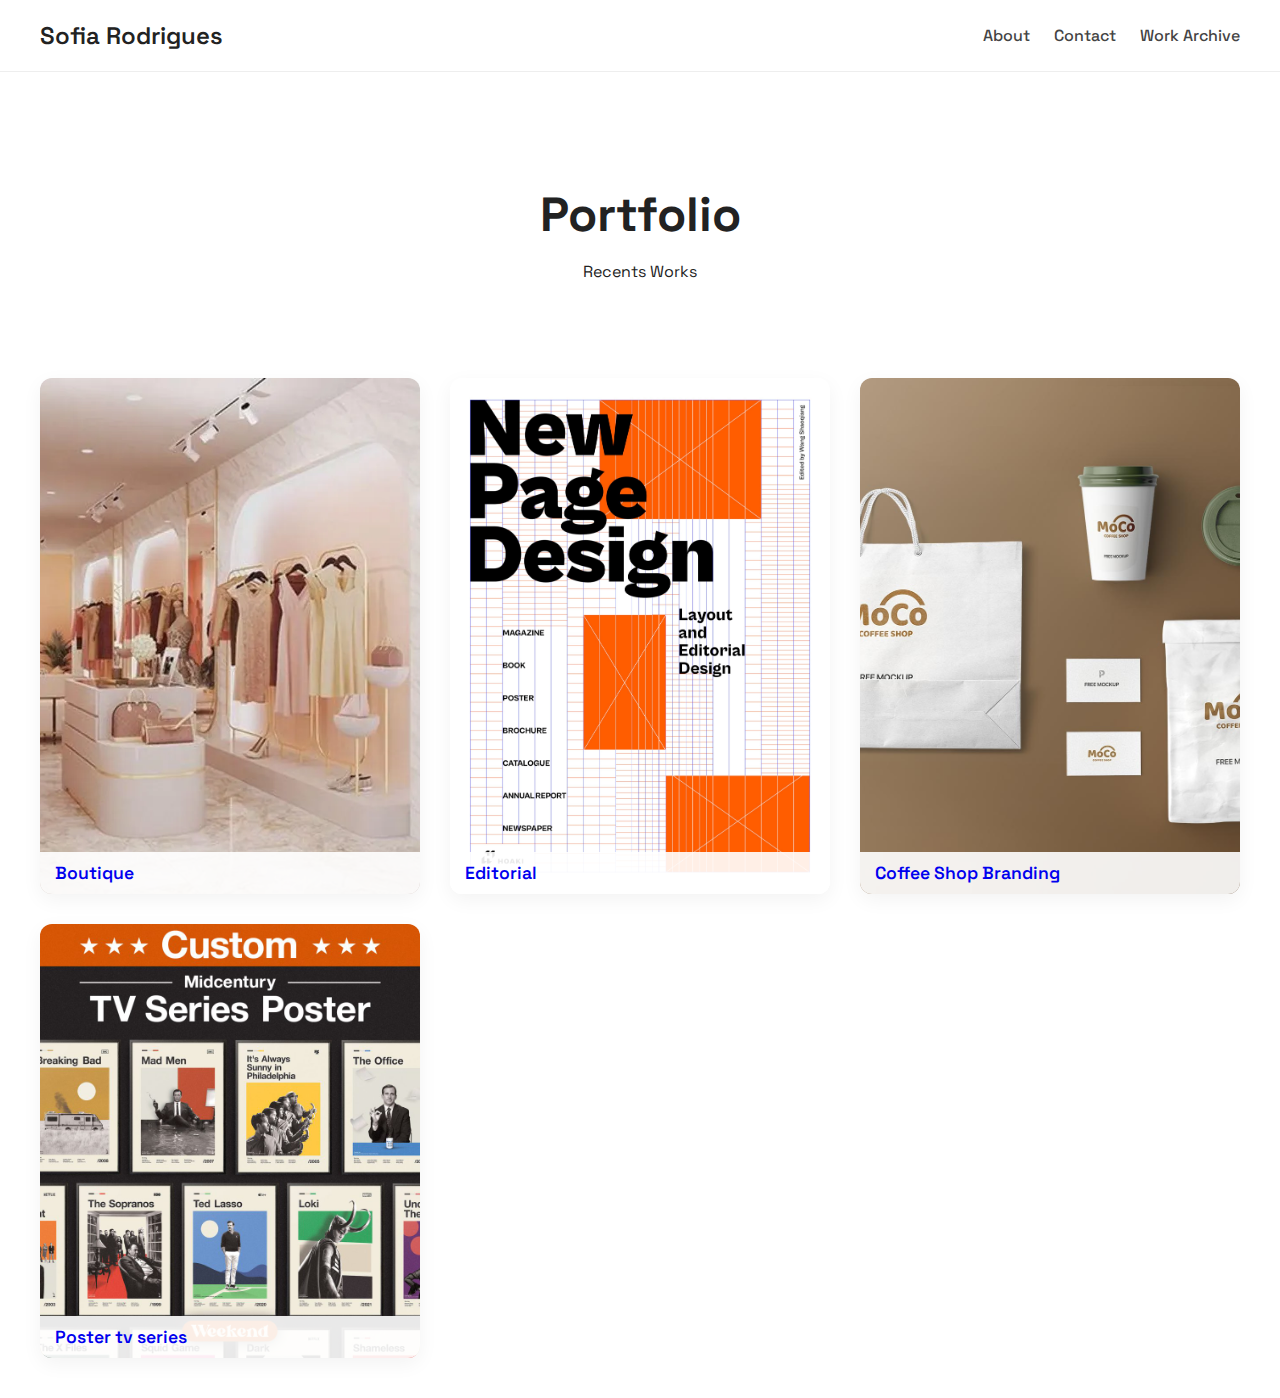
<file: index.html>
<!DOCTYPE html>
<html lang="es">
<head>
  <meta charset="UTF-8" />
  <meta name="viewport" content="width=device-width, initial-scale=1.0" />
  <title>Sofia Rodrigues</title>
  <link href="https://fonts.googleapis.com/css2?family=Space+Grotesk:wght@400;600&display=swap" rel="stylesheet" />
  <style>
    body {
      margin: 0;
      font-family: 'Space Grotesk', sans-serif;
      background: #ffffff;
      color: #222;
    }

    header {
      display: flex;
      justify-content: space-between;
      align-items: center;
      padding: 20px 40px;
      border-bottom: 1px solid #eee;
    }

    .logo {
      font-size: 1.5rem;
      font-weight: 600;
    }

    nav a {
      margin-left: 20px;
      text-decoration: none;
      color: #444;
      font-weight: 500;
    }

    .hero {
      text-align: center;
      padding: 80px 20px 40px;
    }

    .hero h1 {
      font-size: 3rem;
      margin-bottom: 10px;
    }

    .projects {
      display: grid;
      grid-template-columns: repeat(auto-fit, minmax(300px, 1fr));
      gap: 30px;
      padding: 40px;
    }

    .project {
      position: relative;
      overflow: hidden;
      border-radius: 12px;
      cursor: pointer;
      box-shadow: 0 6px 20px rgba(0,0,0,0.05);
      transition: transform 0.3s;
    }

    .project img {
      width: 100%;
      height: 100%;
      object-fit: cover;
      display: block;
      transition: transform 0.4s;
    }

    .project:hover img {
      transform: scale(1.05);
    }

    .project-title {
      position: absolute;
      bottom: 0;
      left: 0;
      right: 0;
      background: rgba(255, 255, 255, 0.9);
      padding: 10px 15px;
      font-weight: 600;
      font-size: 1.1rem;
    }

    @media (max-width: 600px) {
      .hero h1 {
        font-size: 2rem;
      }

      nav a {
        margin-left: 10px;
        font-size: 0.95rem;
      }
    }
  </style>
</head>
<body>
  <header>
    <div class="logo">Sofia Rodrigues</div>
    <nav>
      <a href="about.html">About</a>
      <a href="contact.html">Contact</a>
      <a href="archive.html">Work Archive</a>
    </nav>
  </header>

  <div class="hero">
    <h1>Portfolio</h1>
    <p>Recents Works</p>
  </div>

  <div class="projects">
    <a class="project" href="projects/project1.html">
      <img src="img/projects/boutique-de-moda.webp" alt="Proyecto 1">
      <div class="project-title">Boutique</div>
    </a>
    <a class="project" href="projects/project2.html">
      <img src="img/projects/editorial" alt="Proyecto 2">
      <div class="project-title">Editorial</div>
    </a>
    <a class="project" href="projects/project3.html">
      <img src="img/projects/Free-Coffee-Shop-Branding-Mockup-PSD.jpg" alt="Proyecto 3">
      <div class="project-title">Coffee Shop Branding</div>
    </a>
    <a class="project" href="projects/project4.html">
      <img src="img/projects/custom-tv-series-poster-896x1024.jpg" alt="Proyecto 4">
      <div class="project-title">Poster tv series</div>
    </a>
  </div>
</body>
</html>
</file>
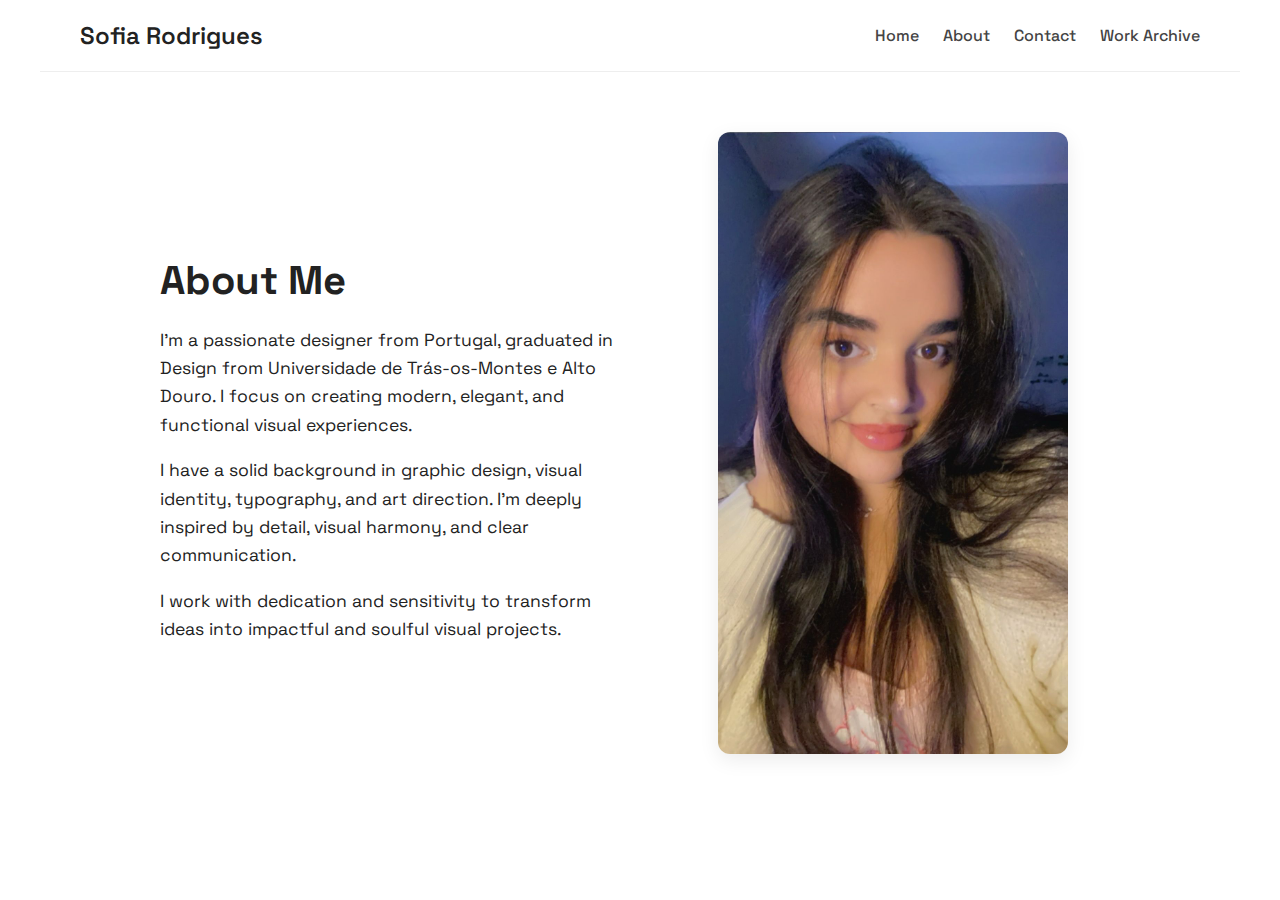
<file: about.html>
<!DOCTYPE html>
<html lang="en">
<head>
  <meta charset="UTF-8" />
  <meta name="viewport" content="width=device-width, initial-scale=1.0" />
  <title>About — Designer</title>
  <link href="https://fonts.googleapis.com/css2?family=Space+Grotesk:wght@400;600&display=swap" rel="stylesheet" />
  <style>
    * {
      box-sizing: border-box;
    }

    body {
      margin: 0;
      font-family: 'Space Grotesk', sans-serif;
      background: #ffffff;
      color: #222;
      overflow-x: hidden; /* evita desplazamiento horizontal */
    }

    header {
      display: flex;
      justify-content: space-between;
      align-items: center;
      padding: 20px 40px;
      border-bottom: 1px solid #eee;
      max-width: 1200px;
      margin: 0 auto;
    }

    .logo {
      font-size: 1.5rem;
      font-weight: 600;
    }

    nav a {
      margin-left: 20px;
      text-decoration: none;
      color: #444;
      font-weight: 500;
    }

    .about-container {
      display: flex;
      justify-content: center;
      align-items: center;
      gap: 50px;
      padding: 60px 20px;
      max-width: 1000px;
      margin: 0 auto;
      flex-wrap: wrap;
    }

    .about-text {
      flex: 1;
      min-width: 300px;
    }

    .about-text h1 {
      font-size: 2.5rem;
      margin-bottom: 20px;
    }

    .about-text p {
      font-size: 1.1rem;
      line-height: 1.6;
      margin-bottom: 15px;
    }

    .about-photo {
      flex: 1;
      min-width: 280px;
      display: flex;
      justify-content: center;
    }

    .about-photo img {
      width: 100%;
      max-width: 350px;
      border-radius: 12px;
      box-shadow: 0 6px 20px rgba(0,0,0,0.08);
    }

    @media (max-width: 768px) {
      .about-container {
        flex-direction: column;
        text-align: center;
      }

      .about-photo img {
        margin-top: 30px;
      }

      header {
        flex-direction: column;
        align-items: flex-start;
        gap: 10px;
      }

      nav {
        width: 100%;
        display: flex;
        justify-content: flex-start;
        flex-wrap: wrap;
      }

      nav a {
        margin: 5px 10px 0 0;
      }
    }
  </style>
</head>
<body>
  <header>
    <div class="logo">Sofia Rodrigues</div>
    <nav>
      <a href="index.html">Home</a>
      <a href="about.html">About</a>
      <a href="contact.html">Contact</a>
      <a href="archive.html">Work Archive</a>
    </nav>
  </header>

  <div class="about-container">
    <div class="about-text">
      <h1>About Me</h1>
      <p>I'm a passionate designer from Portugal, graduated in Design from Universidade de Trás-os-Montes e Alto Douro. I focus on creating modern, elegant, and functional visual experiences.</p>
      <p>I have a solid background in graphic design, visual identity, typography, and art direction. I'm deeply inspired by detail, visual harmony, and clear communication.</p>
      <p>I work with dedication and sensitivity to transform ideas into impactful and soulful visual projects.</p>
    </div>
    <div class="about-photo">
      <img src="img/perfil2.jpg" alt="Designer Portrait">
    </div>
  </div>
</body>
</html>
</file>
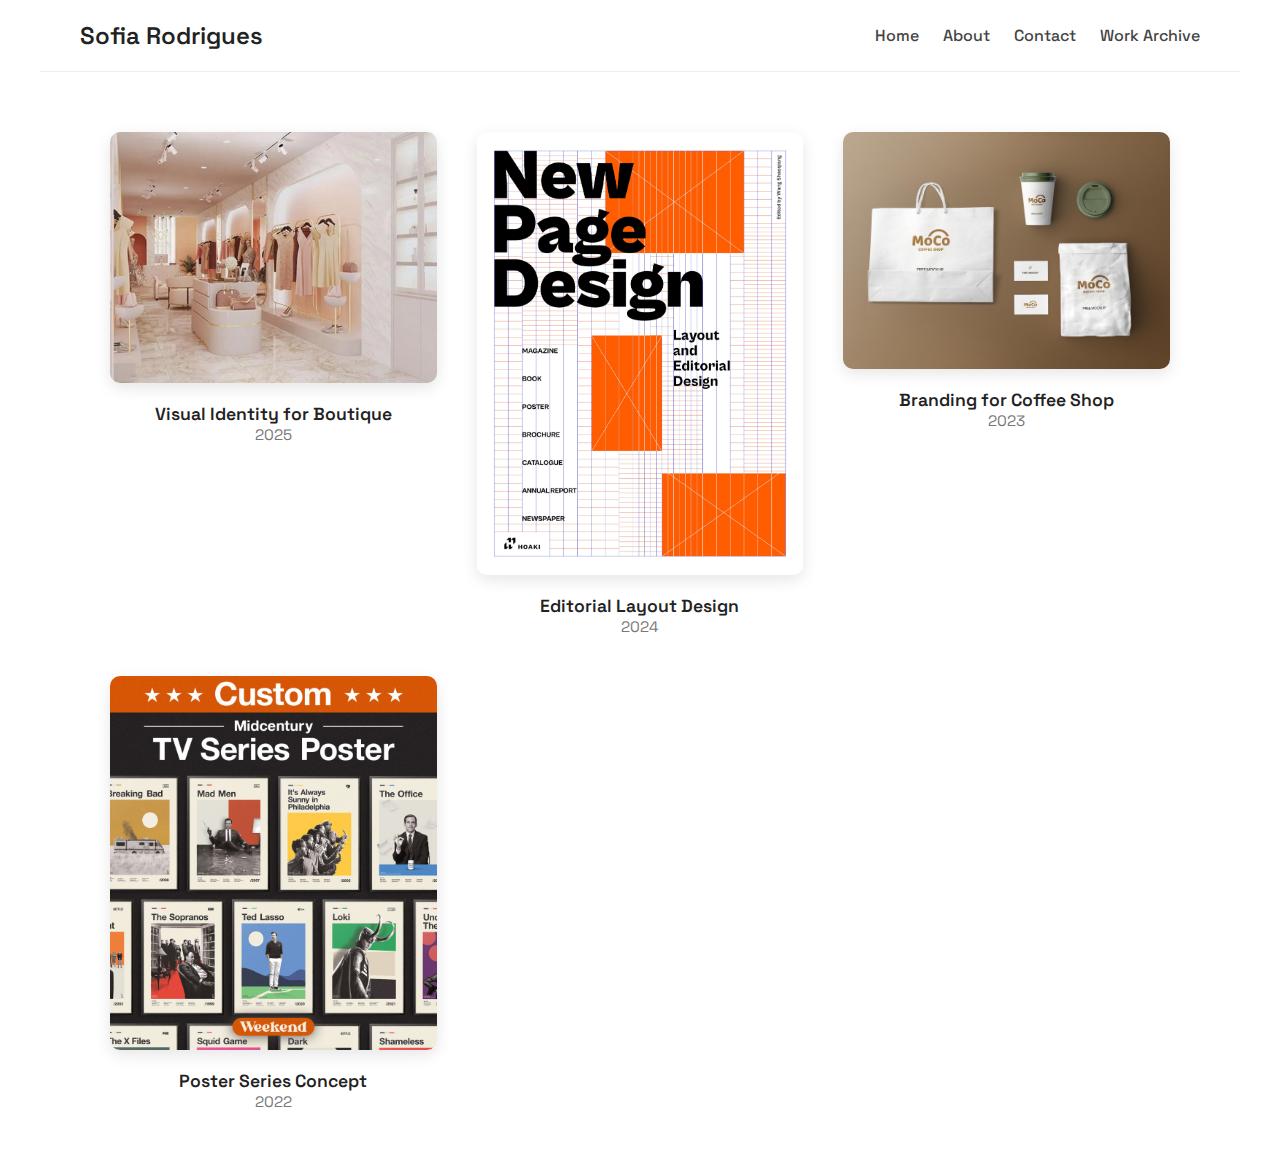
<file: archive.html>
<!DOCTYPE html>
<html lang="en">
<head>
  <meta charset="UTF-8" />
  <meta name="viewport" content="width=device-width, initial-scale=1.0" />
  <title>Work Archive — Sofia Rodrigues</title>
  <link href="https://fonts.googleapis.com/css2?family=Space+Grotesk:wght@400;600&display=swap" rel="stylesheet" />
  <style>
    * {
      box-sizing: border-box;
    }

    body {
      margin: 0;
      font-family: 'Space Grotesk', sans-serif;
      background: #ffffff;
      color: #222;
    }

    header {
      display: flex;
      justify-content: space-between;
      align-items: center;
      padding: 20px 40px;
      border-bottom: 1px solid #eee;
      max-width: 1200px;
      margin: 0 auto;
    }

    .logo {
      font-size: 1.5rem;
      font-weight: 600;
    }

    nav a {
      margin-left: 20px;
      text-decoration: none;
      color: #444;
      font-weight: 500;
    }

    .archive-container {
      max-width: 1100px;
      margin: 60px auto;
      padding: 0 20px;
      display: grid;
      grid-template-columns: repeat(auto-fit, minmax(280px, 1fr));
      gap: 40px;
    }

    .project-card {
      text-align: center;
    }

    .project-card img {
      width: 100%;
      height: auto;
      border-radius: 10px;
      box-shadow: 0 5px 15px rgba(0,0,0,0.1);
      transition: transform 0.3s ease;
    }

    .project-card img:hover {
      transform: scale(1.02);
    }

    .project-info {
      margin-top: 15px;
    }

    .project-title {
      font-size: 1.1rem;
      font-weight: 600;
    }

    .project-year {
      font-size: 0.95rem;
      color: #777;
    }

    @media (max-width: 768px) {
      header {
        flex-direction: column;
        align-items: flex-start;
        gap: 10px;
      }

      nav {
        display: flex;
        flex-wrap: wrap;
        gap: 10px;
      }
    }
  </style>
</head>
<body>
  <header>
    <div class="logo">Sofia Rodrigues</div>
    <nav>
      <a href="index.html">Home</a>
      <a href="about.html">About</a>
      <a href="contact.html">Contact</a>
      <a href="archive.html">Work Archive</a>
    </nav>
  </header>

  <div class="archive-container">
    <!-- Proyecto más reciente -->
    <div class="project-card">
      <a href="projects/project1.html">
        <img src="img/projects/boutique-de-moda.webp" alt="Project 1">
      </a>
      <div class="project-info">
        <div class="project-title">Visual Identity for Boutique</div>
        <div class="project-year">2025</div>
      </div>
    </div>

    <div class="project-card">
      <a href="project2.html">
        <img src="img/projects/editorial" alt="Project 2">
      </a>
      <div class="project-info">
        <div class="project-title">Editorial Layout Design</div>
        <div class="project-year">2024</div>
      </div>
    </div>

    <div class="project-card">
      <a href="project3.html">
        <img src="img/projects/Free-Coffee-Shop-Branding-Mockup-PSD.jpg" alt="Project 3">
      </a>
      <div class="project-info">
        <div class="project-title">Branding for Coffee Shop</div>
        <div class="project-year">2023</div>
      </div>
    </div>

    <div class="project-card">
      <a href="project4.html">
        <img src="img/projects/custom-tv-series-poster-896x1024.jpg" alt="Project 4">
      </a>
      <div class="project-info">
        <div class="project-title">Poster Series Concept</div>
        <div class="project-year">2022</div>
      </div>
    </div>
  </div>
</body>
</html>
</file>
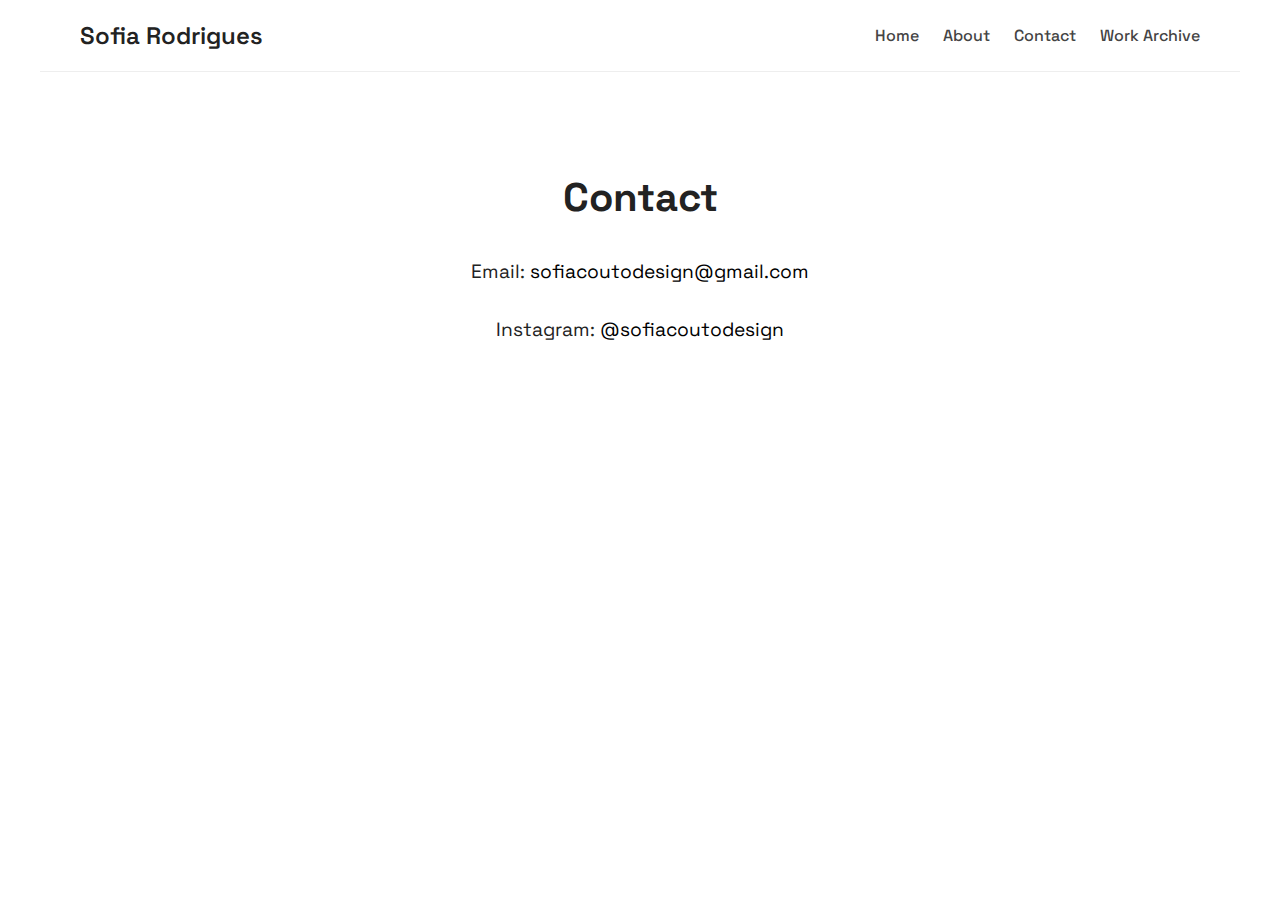
<file: contact.html>
<!DOCTYPE html>
<html lang="en">
<head>
  <meta charset="UTF-8" />
  <meta name="viewport" content="width=device-width, initial-scale=1.0" />
  <title>Contact — Sofia Rodrigues</title>
  <link href="https://fonts.googleapis.com/css2?family=Space+Grotesk:wght@400;600&display=swap" rel="stylesheet" />
  <style>
    * {
      box-sizing: border-box;
    }

    body {
      margin: 0;
      font-family: 'Space Grotesk', sans-serif;
      background: #ffffff;
      color: #222;
      overflow-x: hidden;
    }

    header {
      display: flex;
      justify-content: space-between;
      align-items: center;
      padding: 20px 40px;
      border-bottom: 1px solid #eee;
      max-width: 1200px;
      margin: 0 auto;
    }

    .logo {
      font-size: 1.5rem;
      font-weight: 600;
    }

    nav a {
      margin-left: 20px;
      text-decoration: none;
      color: #444;
      font-weight: 500;
    }

    .contact-container {
      max-width: 700px;
      margin: 100px auto;
      text-align: center;
      padding: 0 20px;
    }

    .contact-container h1 {
      font-size: 2.5rem;
      margin-bottom: 30px;
    }

    .contact-info {
      font-size: 1.2rem;
      line-height: 2;
    }

    .contact-info a {
      color: #000;
      text-decoration: none;
    }

    .contact-info a:hover {
      text-decoration: underline;
    }

    @media (max-width: 768px) {
      header {
        flex-direction: column;
        align-items: flex-start;
        gap: 10px;
      }

      nav {
        display: flex;
        flex-wrap: wrap;
        gap: 10px;
      }

      nav a {
        margin: 0;
      }
    }
  </style>
</head>
<body>
  <header>
    <div class="logo">Sofia Rodrigues</div>
    <nav>
      <a href="index.html">Home</a>
      <a href="about.html">About</a>
      <a href="contact.html">Contact</a>
      <a href="archive.html">Work Archive</a>
    </nav>
  </header>

  <div class="contact-container">
    <h1>Contact</h1>
    <div class="contact-info">
      <p>Email: <a href="mailto:sofiacoutodesign@gmail.com">sofiacoutodesign@gmail.com</a></p>
      <p>Instagram: <a href="https://www.instagram.com/sofiacoutodesign" target="_blank">@sofiacoutodesign</a></p>
    </div>
  </div>
</body>
</html>
</file>
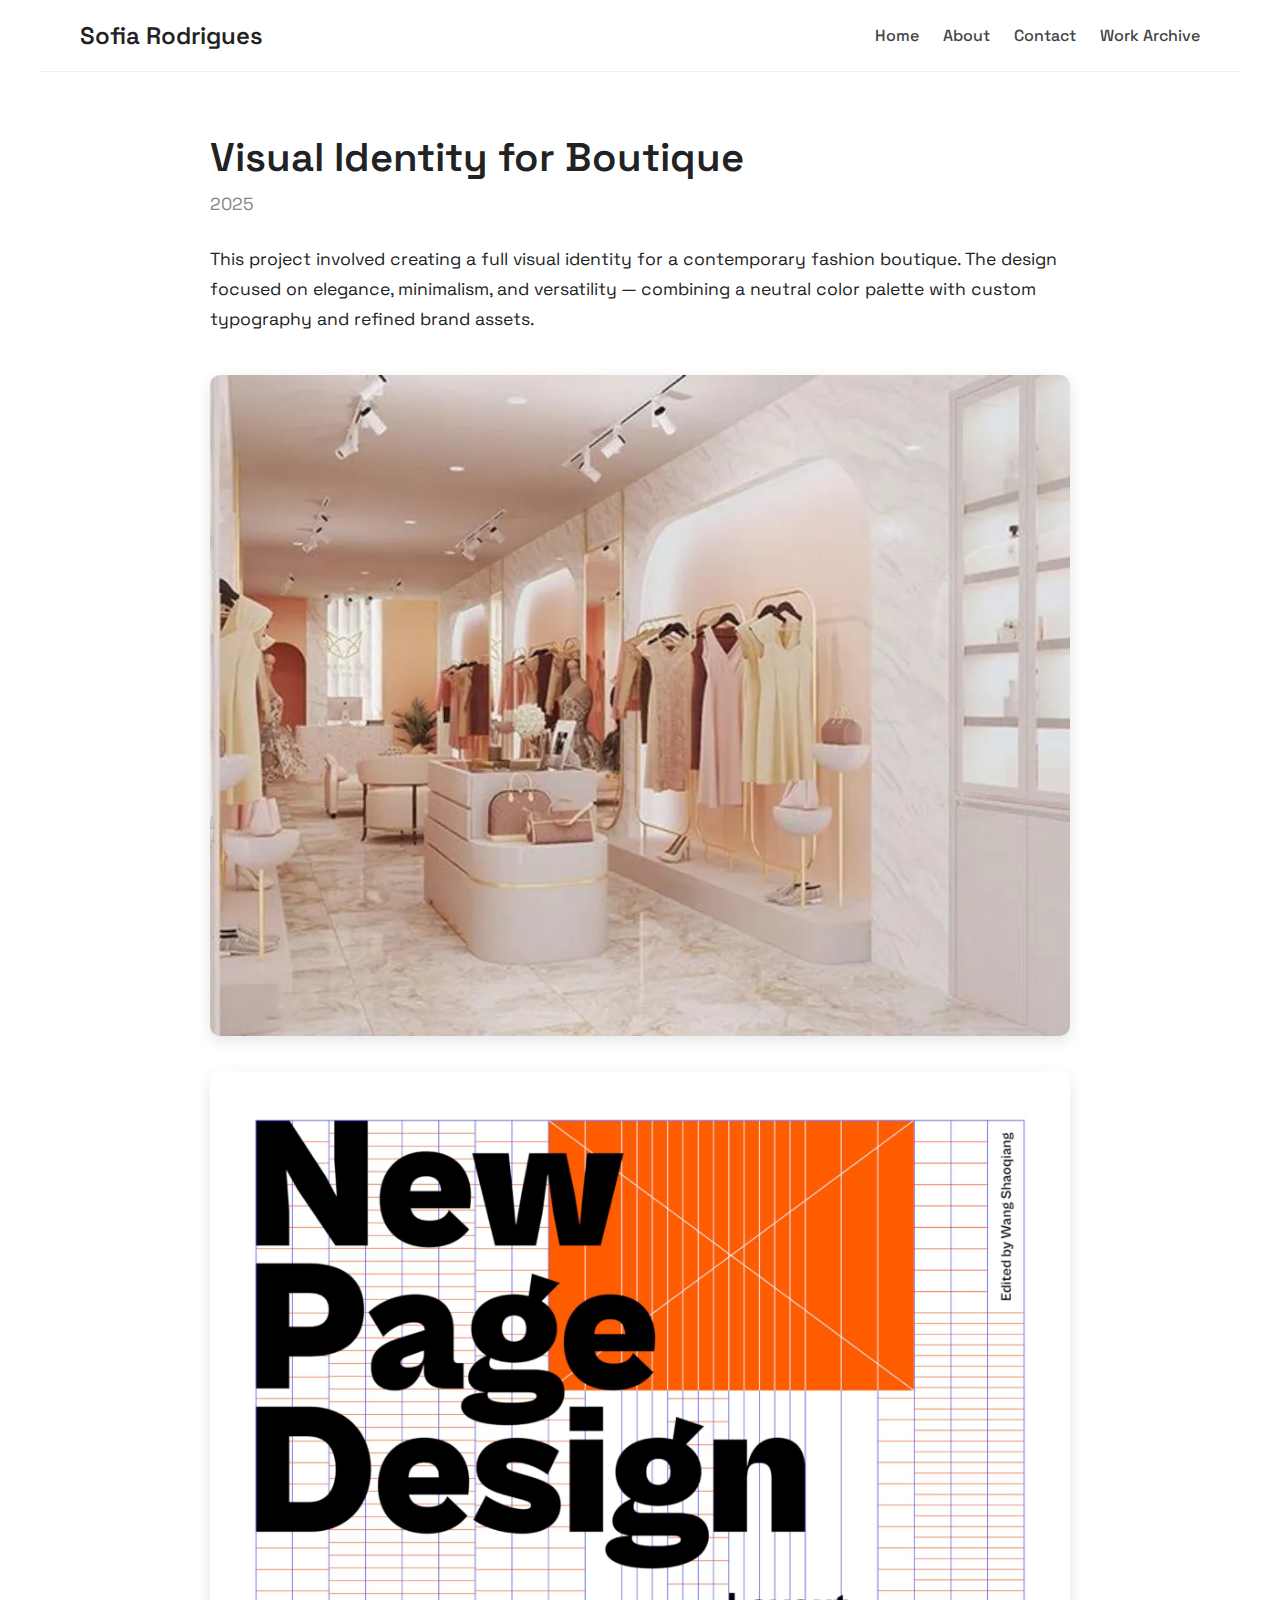
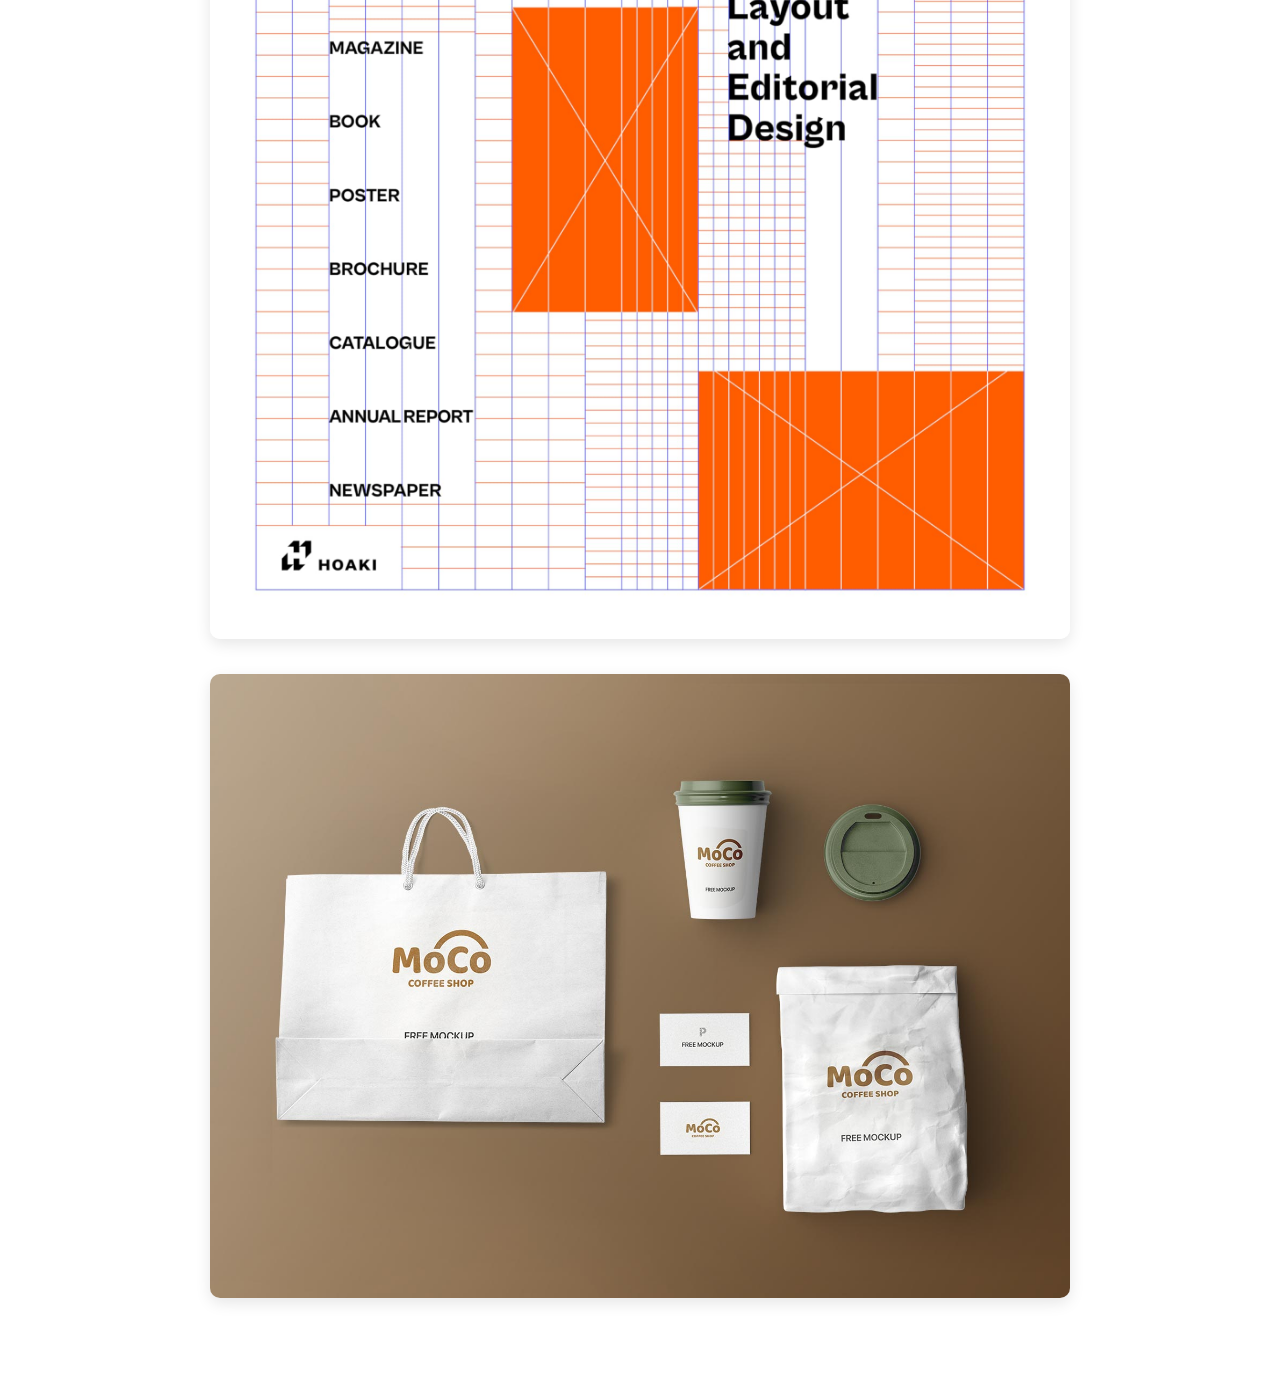
<file: projects/project1.html>
<!DOCTYPE html>
<html lang="en">
<head>
  <meta charset="UTF-8" />
  <meta name="viewport" content="width=device-width, initial-scale=1.0" />
  <title>Project 1 — Sofia Rodrigues</title>
  <link href="https://fonts.googleapis.com/css2?family=Space+Grotesk:wght@400;600&display=swap" rel="stylesheet" />
  <style>
    * {
      box-sizing: border-box;
    }

    body {
      margin: 0;
      font-family: 'Space Grotesk', sans-serif;
      background: #ffffff;
      color: #222;
    }

    header {
      display: flex;
      justify-content: space-between;
      align-items: center;
      padding: 20px 40px;
      border-bottom: 1px solid #eee;
      max-width: 1200px;
      margin: 0 auto;
    }

    .logo {
      font-size: 1.5rem;
      font-weight: 600;
    }

    nav a {
      margin-left: 20px;
      text-decoration: none;
      color: #444;
      font-weight: 500;
    }

    .project-wrapper {
      max-width: 900px;
      margin: 60px auto;
      padding: 0 20px;
    }

    .project-title {
      font-size: 2.5rem;
      font-weight: 600;
      margin-bottom: 10px;
    }

    .project-year {
      color: #888;
      margin-bottom: 30px;
      font-size: 1.1rem;
    }

    .project-description {
      font-size: 1.1rem;
      line-height: 1.7;
      margin-bottom: 40px;
    }

    .project-images img {
      width: 100%;
      margin-bottom: 30px;
      border-radius: 10px;
      box-shadow: 0 5px 15px rgba(0,0,0,0.1);
    }

    @media (max-width: 768px) {
      header {
        flex-direction: column;
        align-items: flex-start;
        gap: 10px;
      }

      nav {
        display: flex;
        flex-wrap: wrap;
        gap: 10px;
      }
    }
  </style>
</head>
<body>
  <header>
    <div class="logo">Sofia Rodrigues</div>
    <nav>
      <a href="../index.html">Home</a>
      <a href="../about.html">About</a>
      <a href="../contact.html">Contact</a>
      <a href="../archive.html">Work Archive</a>
    </nav>
  </header>

  <div class="project-wrapper">
    <div class="project-title">Visual Identity for Boutique</div>
    <div class="project-year">2025</div>
    <div class="project-description">
      This project involved creating a full visual identity for a contemporary fashion boutique. The design focused on elegance, minimalism, and versatility — combining a neutral color palette with custom typography and refined brand assets.
    </div>

    <div class="project-images">
      <img src="img/boutique-de-moda.webp" alt="Project 1">
      <img src="img/editorial" alt="Project 2">
      <img src="img/Free-Coffee-Shop-Branding-Mockup-PSD.jpg" alt="Project 3">
    </div>
  </div>
</body>
</html>
</file>
